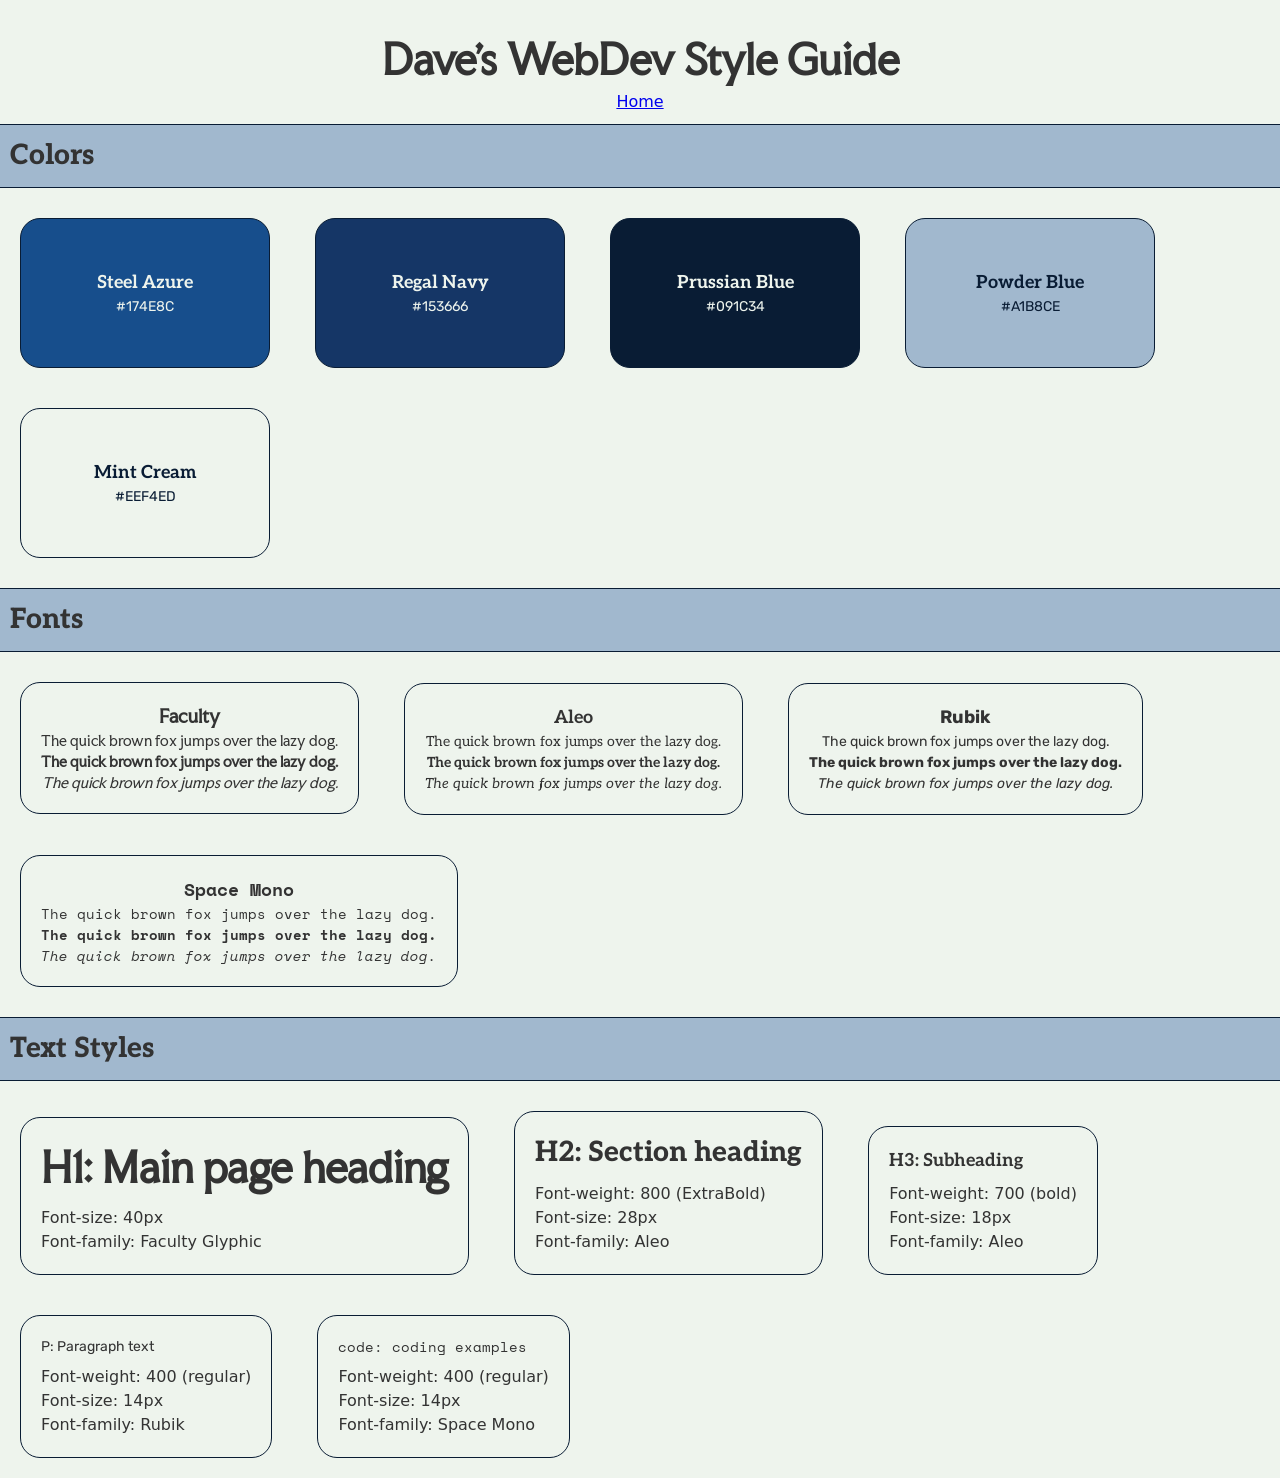
<file: style-guide.html>
<!DOCTYPE html>
<html lang="en">
    <head>
        <meta charset="UTF-8">
        <meta name="viewport" content="width=device-width, initial-scale=1.0">
        <title>Style Guide</title>
        <link rel="stylesheet" href="style-guide.css">
        <link rel="preconnect" href="https://fonts.googleapis.com">
        <link rel="preconnect" href="https://fonts.gstatic.com" crossorigin>
        <link href="https://fonts.googleapis.com/css2?family=Aleo:ital,wght@0,100..900;1,100..900&family=Faculty+Glyphic&family=Rubik:ital,wght@0,300..900;1,300..900&family=Space+Mono:ital,wght@0,400;0,700;1,400;1,700&display=swap" rel="stylesheet">
    </head>
    <body>
        <header>
            <h1>Dave's WebDev Style Guide</h1>
            <nav>
                <ul>
                    <li><a href="index.html">Home</a></li>
                </ul>
            </nav>
        </header>
        <main>
            <article id="colors">
                <h2>Colors</h2>
                <ul class="display">
                    <li class="color" id="SteelAzure">
                        <h3>Steel Azure</h3>
                        <p>#174E8C</p>
                    </li>
                    <li class="color" id="RegalNavy">
                        <h3>Regal Navy</h3>
                        <p>#153666</p>
                    </li>
                    <li class="color" id="PrussianBlue">
                        <h3>Prussian Blue</h3>
                        <p>#091C34</p>
                    </li>
                    <li class="color" id="PowderBlue">
                        <h3>Powder Blue</h3>
                        <p>#A1B8CE</p>
                    </li>
                    <li class="color" id="MintCream">
                        <h3>Mint Cream</h3>
                        <p>#EEF4ED</p>
                    </li>
                </ul>
            </article>
            <article id="fonts">
                <h2>Fonts</h2>
                <ul class="display">
                    <li class="font" id="Faculty">
                        <h3>Faculty</h3>
                        <p class="reg">The quick brown fox jumps over the lazy dog.</p>
                        <p class="bold">The quick brown fox jumps over the lazy dog.</p>
                        <p class="italic">The quick brown fox jumps over the lazy dog.</p>
                    </li>
                    <li class="font" id="Aleo">
                        <h3>Aleo</h3>
                        <p class="reg">The quick brown fox jumps over the lazy dog.</p>
                        <p class="bold">The quick brown fox jumps over the lazy dog.</p>
                        <p class="italic">The quick brown fox jumps over the lazy dog.</p>
                    </li>
                    <li class="font" id="Rubik">
                        <h3>Rubik</h3>
                        <p class="reg">The quick brown fox jumps over the lazy dog.</p>
                        <p class="bold">The quick brown fox jumps over the lazy dog.</p>
                        <p class="italic">The quick brown fox jumps over the lazy dog.</p>
                    </li>
                    <li class="font" id="Space">
                        <h3>Space Mono</h3>
                        <p class="reg">The quick brown fox jumps over the lazy dog.</p>
                        <p class="bold">The quick brown fox jumps over the lazy dog.</p>
                        <p class="italic">The quick brown fox jumps over the lazy dog.</p>
                    </li>
                </ul>
            </article>
            <article id="text">
                <h2>Text Styles</h2>
                <ul>
                    <li class="style">
                        <h3 class="h1">H1: Main page heading</h3>
                        <ul>
                            <li>Font-size: 40px</li>
                            <li>Font-family: Faculty Glyphic</li>
                        </ul>
                    </li>
                    <li class="style">
                        <h3 class="h2">H2: Section heading</h3>
                        <ul>
                            <li>Font-weight: 800 (ExtraBold)</li>
                            <li>Font-size: 28px</li>
                            <li>Font-family: Aleo</li>
                        </ul>
                    </li>
                    <li class="style">
                        <h3 class="h3">H3: Subheading</h3>
                        <ul>
                            <li>Font-weight: 700 (bold)</li>
                            <li>Font-size: 18px</li>
                            <li>Font-family: Aleo</li>
                        </ul>
                    </li>
                    <li class="style">
                        <h3 class="p">P: Paragraph text</h3>
                        <ul>
                            <li>Font-weight: 400 (regular)</li>
                            <li>Font-size: 14px</li>
                            <li>Font-family: Rubik</li>
                        </ul>
                    </li>
                    <li class="style">
                        <h3 class="code">code: coding examples</h3>
                        <ul>
                            <li>Font-weight: 400 (regular)</li>
                            <li>Font-size: 14px</li>
                            <li>Font-family: Space Mono</li>
                        </ul>
                    </li>
                </ul>
            </article>
        </main>
    </body>
</html>
</file>
<file: style-guide.css>
*,
*::before,
*::after {
  box-sizing: border-box;
  margin: 0;
  padding: 0;
}

body {
  line-height: 1.5;
  font-family: system-ui, -apple-system, sans-serif;
  color: #333333;
  background-color: #EEF4ED;
}

img,
picture,
video,
canvas,
svg {
  display: block;
  max-width: 100%;
}

input,
button,
textarea,
select {
  font: inherit;
}

h1,
.h1 {
    font-family: "Faculty Glyphic", serif;
    font-size: 40px;
}

h2,
.h2 {
    font-weight: 800;
    font-size: 28px;
    font-family: Aleo;
}

h3,
.h3 {
    font-weight: 700;
    font-size: 18px;
    font-family: Aleo;
}

p,
.p {
    font-weight: 400;
    font-size: 14px;
    font-family: Rubik;
}

code,
.code {
    font-weight: 400;
    font-size: 14px;
    font-family: "Space Mono";
}

h1,
nav li {
    text-align: center;
}

h1 {
    margin: 30px 0px 0px 0px;
}

h2 {
    background-color: #A1B8CE;
    padding: 10px;
    margin: 10px 0px;
    border-top: solid 1px #091c34;
    border-bottom: solid 1px #091c34;
}

li.font,
li.style,
li.color {
    display: inline-block;
    padding: 10px;
    border: solid 1px #091c34;
    border-radius: 20px;
    margin: 20px;
    padding: 20px;
}

li.color {
    width: 250px;
    text-align: center;
    padding: 50px;
}

#SteelAzure {
    background-color: #174e8c;
    color: #EEF4ED;
}

#RegalNavy {
    background-color: #153666;
    color: #EEF4ED;
}

#PrussianBlue {
    background-color: #091C34;
    color: #EEF4ED;
}

#PowderBlue {
    background-color: #A1B8CE;
    color: #091C34;
}

#MintCream {
    background-color: #EEF4ED;
    color: #091C34;
}

#fonts h3,
#fonts p {
    text-align: center;
}

#Faculty h3,
#Faculty p {
    font-family: "Faculty Glyphic", serif;
}

#Aleo h3,
#Aleo p {
    font-family: Aleo, serif;
}

#Rubik h3,
#Rubik p {
    font-family: Rubik, sans-serif;
}

#Space h3,
#Space p {
    font-family: "Space Mono", monospace;
}

.bold {
    font-weight: bold;
}

.italic {
    font-style: italic;
}

.style ul {
    list-style: none;
    padding-left: 0;
    margin-top: 8px;
    
}
</file>
